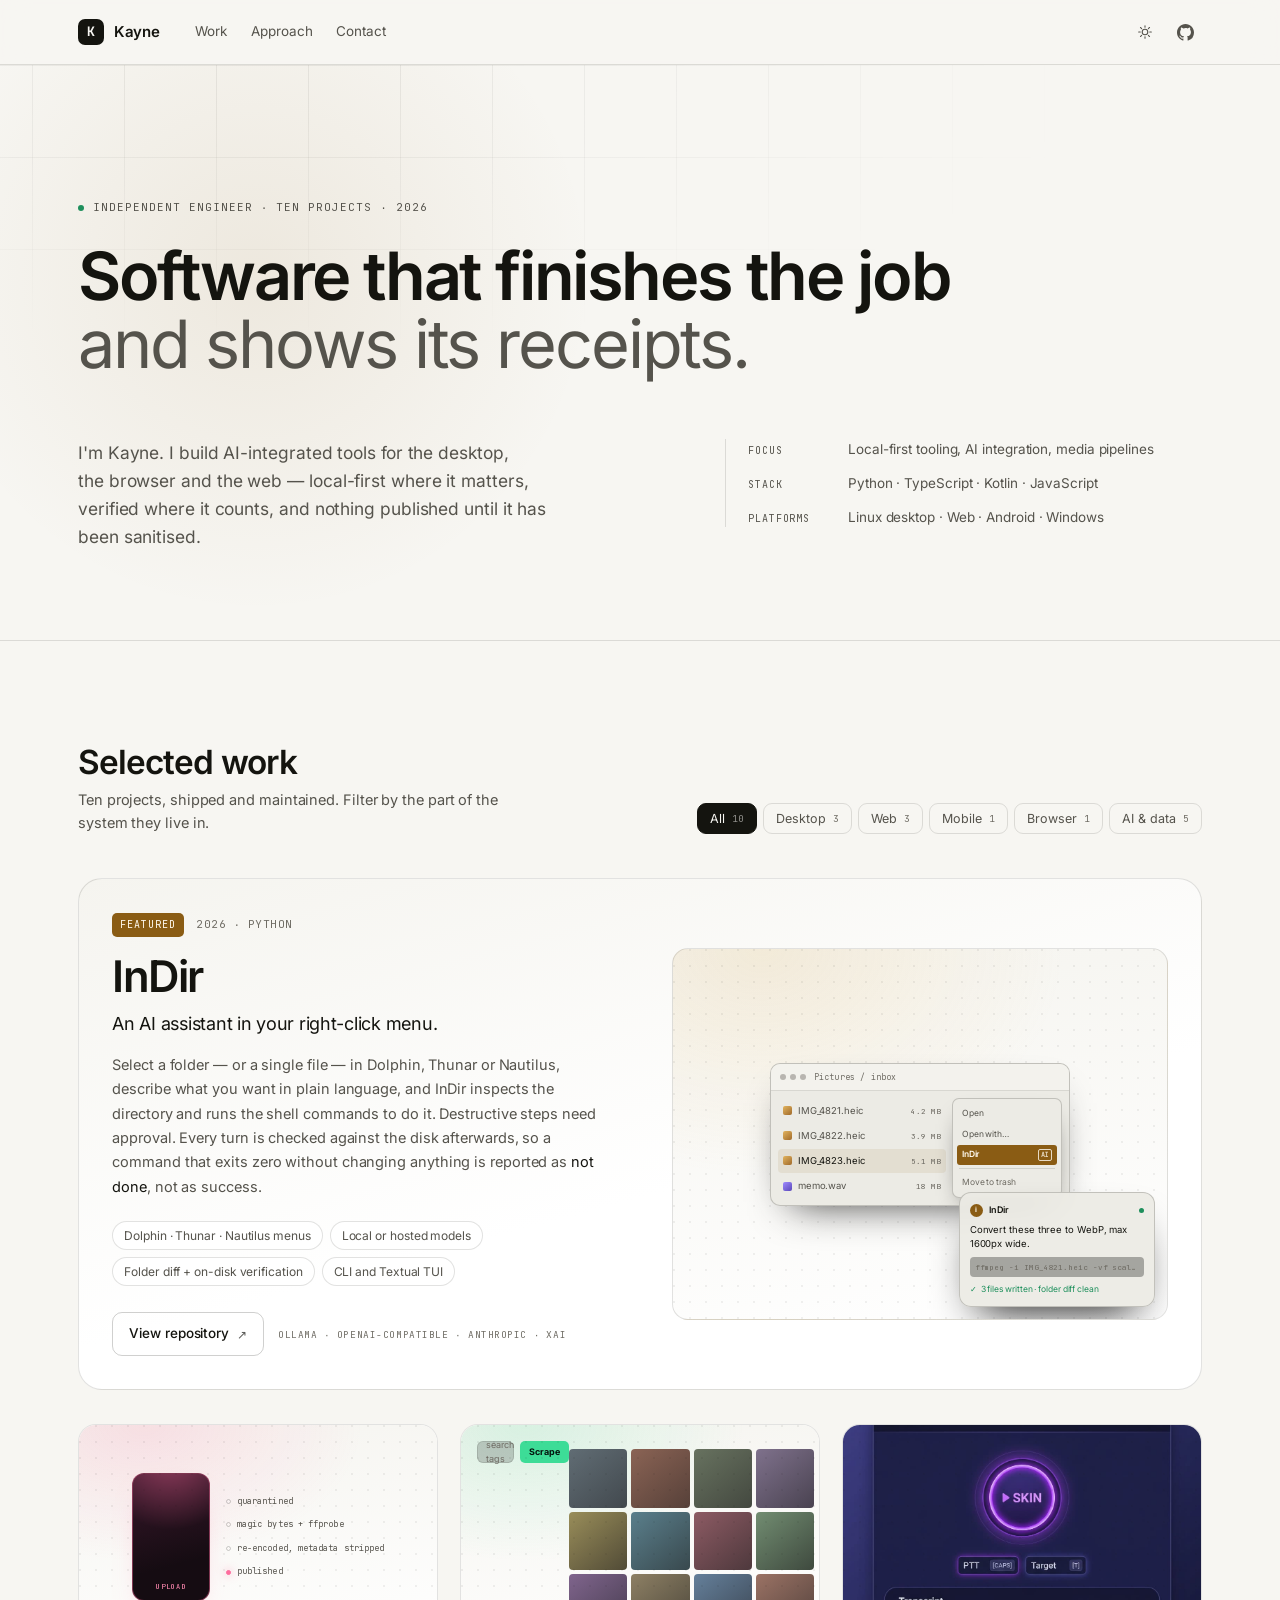
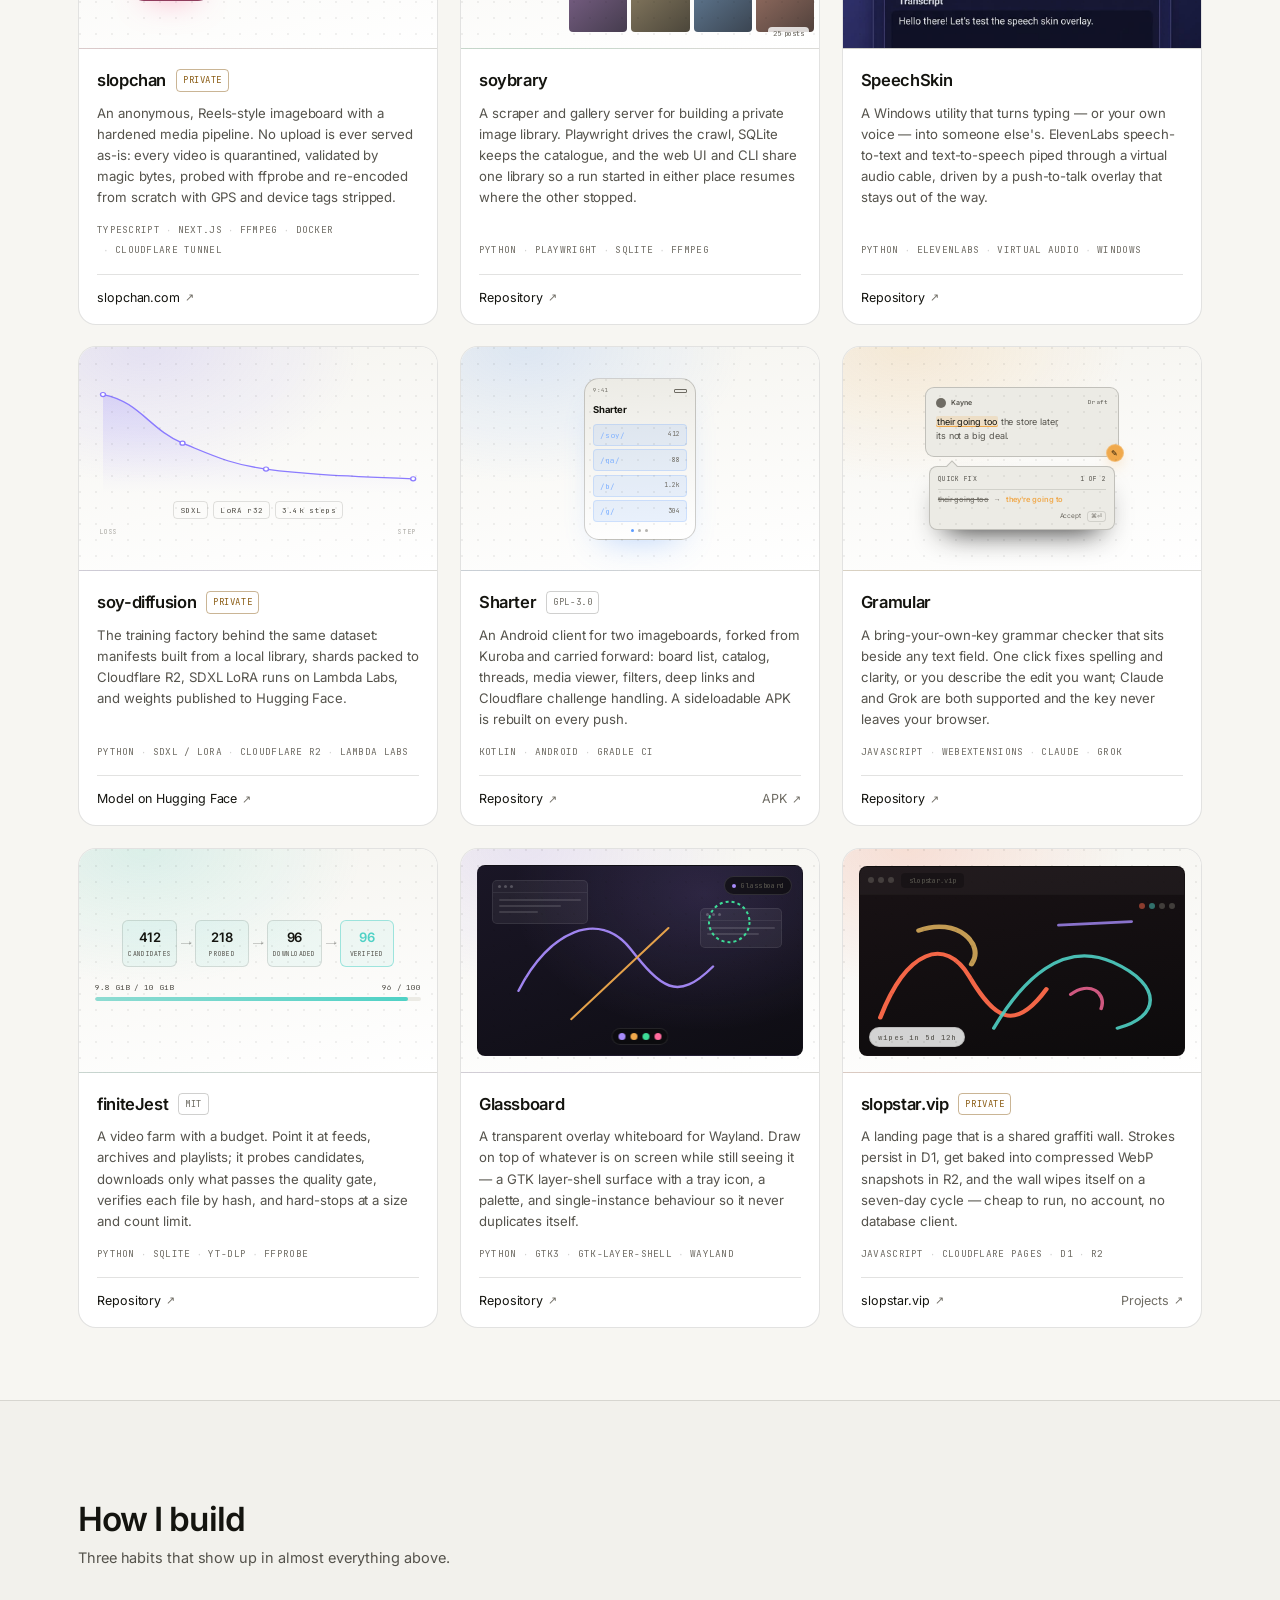
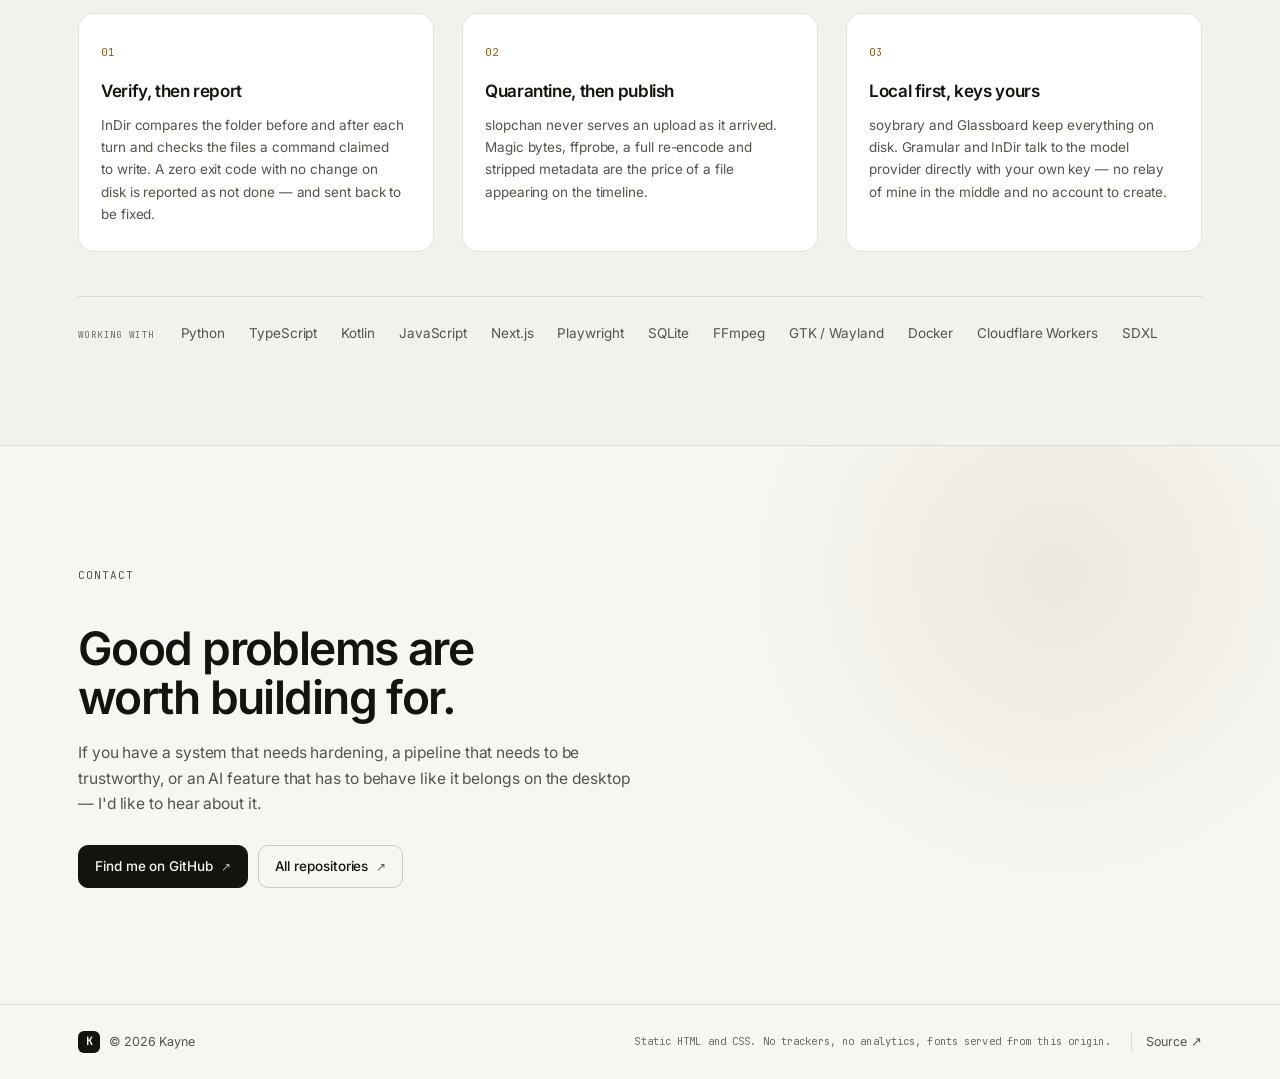
<file: index.html>
<!doctype html>
<html lang="en">
<head>
<meta charset="utf-8">
<meta name="viewport" content="width=device-width, initial-scale=1">
<title>Kayne — software engineer &amp; builder</title>
<meta name="description" content="Kayne builds local-first, AI-integrated software for the desktop, browser and web. Ten projects, from a right-click AI file assistant to a hardened media pipeline.">
<link rel="canonical" href="https://clankerabuse.github.io/">
<meta name="theme-color" content="#0b0b0c">
<meta property="og:type" content="website">
<meta property="og:url" content="https://clankerabuse.github.io/">
<meta property="og:title" content="Kayne — software engineer &amp; builder">
<meta property="og:description" content="Local-first, AI-integrated tools for the desktop, browser and web.">
<meta property="og:image" content="https://clankerabuse.github.io/assets/og.png">
<meta property="og:image:width" content="1200">
<meta property="og:image:height" content="630">
<meta property="og:image:alt" content="Kayne — software that finishes the job, and shows its receipts.">
<meta property="og:site_name" content="Kayne">
<meta name="twitter:card" content="summary_large_image">
<meta name="twitter:title" content="Kayne — software engineer &amp; builder">
<meta name="twitter:description" content="Local-first, AI-integrated tools for the desktop, browser and web.">
<meta name="twitter:image" content="https://clankerabuse.github.io/assets/og.png">
<link rel="icon" href="assets/favicon.svg" type="image/svg+xml">
<meta name="author" content="Kayne">
<link rel="me" href="https://github.com/clankerabuse">
<link rel="preload" href="assets/fonts/inter-var-latin.woff2" as="font" type="font/woff2" crossorigin>
<link rel="preload" href="assets/fonts/mono-400-latin.woff2" as="font" type="font/woff2" crossorigin>
<link rel="stylesheet" href="style.css">
<script type="application/ld+json">
{
  "@context": "https://schema.org",
  "@type": "Person",
  "name": "Kayne",
  "url": "https://clankerabuse.github.io/",
  "jobTitle": "Software engineer",
  "description": "Engineer building local-first, AI-integrated tools for the desktop, browser and web.",
  "sameAs": ["https://github.com/clankerabuse"],
  "knowsAbout": ["Python", "TypeScript", "Kotlin", "JavaScript", "GTK", "Wayland", "FFmpeg", "Cloudflare Workers", "SDXL"]
}
</script>
<script>
document.documentElement.classList.add('js');
try {
  var saved = localStorage.getItem('theme');
  if (saved === 'light' || saved === 'dark') document.documentElement.dataset.theme = saved;
} catch (e) {}
</script>
</head>
<body id="top">
<a class="skip" href="#work">Skip to work</a>

<header class="nav">
  <div class="nav-inner">
    <a class="brand" href="#top" aria-label="Kayne, home">
      <span class="brand-mark">K</span>
      <span class="brand-text">Kayne</span>
    </a>
    <nav class="nav-links" aria-label="Sections">
      <a href="#work">Work</a>
      <a href="#about">Approach</a>
      <a href="#contact">Contact</a>
    </nav>
    <div class="nav-actions">
      <button class="icon-btn" id="theme-toggle" type="button" aria-label="Switch colour theme">
        <svg class="i-sun" viewBox="0 0 24 24" width="16" height="16" aria-hidden="true"><circle cx="12" cy="12" r="4.2"/><path d="M12 2.5v2.4M12 19.1v2.4M2.5 12h2.4M19.1 12h2.4M5.2 5.2l1.7 1.7M17.1 17.1l1.7 1.7M18.8 5.2l-1.7 1.7M6.9 17.1l-1.7 1.7"/></svg>
        <svg class="i-moon" viewBox="0 0 24 24" width="16" height="16" aria-hidden="true"><path d="M20.5 15.2A8.6 8.6 0 0 1 8.8 3.5a8.7 8.7 0 1 0 11.7 11.7Z"/></svg>
      </button>
      <a class="icon-btn" href="https://github.com/clankerabuse" aria-label="GitHub profile">
        <svg viewBox="0 0 16 16" width="17" height="17" aria-hidden="true"><path d="M8 0C3.58 0 0 3.58 0 8c0 3.54 2.29 6.53 5.47 7.59.4.07.55-.17.55-.38 0-.19-.01-.82-.01-1.49-2.01.37-2.53-.49-2.69-.94-.09-.23-.48-.94-.82-1.13-.28-.15-.68-.52-.01-.53.63-.01 1.08.58 1.23.82.72 1.21 1.87.87 2.33.66.07-.52.28-.87.51-1.07-1.78-.2-3.64-.89-3.64-3.95 0-.87.31-1.59.82-2.15-.08-.2-.36-1.02.08-2.12 0 0 .67-.21 2.2.82a7.4 7.4 0 0 1 2-.27c.68 0 1.36.09 2 .27 1.53-1.04 2.2-.82 2.2-.82.44 1.1.16 1.92.08 2.12.51.56.82 1.27.82 2.15 0 3.07-1.87 3.75-3.65 3.95.29.25.54.73.54 1.48 0 1.07-.01 1.93-.01 2.2 0 .21.15.46.55.38A8.01 8.01 0 0 0 16 8c0-4.42-3.58-8-8-8Z"/></svg>
      </a>
    </div>
  </div>
</header>

<main>

<section class="hero">
  <div class="wrap">
    <p class="eyebrow"><span class="pulse" aria-hidden="true"></span>Independent engineer · ten projects · 2026</p>
    <h1>Software that finishes the job<span class="h1-fade">and shows its receipts.</span></h1>
    <div class="hero-grid">
      <p class="hero-lede">I'm Kayne. I build AI-integrated tools for the desktop, the browser and the web — local-first where it matters, verified where it counts, and nothing published until it has been sanitised.</p>
      <dl class="hero-facts">
        <div><dt>Focus</dt><dd>Local-first tooling, AI integration, media pipelines</dd></div>
        <div><dt>Stack</dt><dd>Python · TypeScript · Kotlin · JavaScript</dd></div>
        <div><dt>Platforms</dt><dd>Linux desktop · Web · Android · Windows</dd></div>
      </dl>
    </div>
  </div>
</section>

<section class="work" id="work">
  <div class="wrap">
    <div class="section-head">
      <div>
        <h2 class="section-title">Selected work</h2>
        <p class="section-sub">Ten projects, shipped and maintained. Filter by the part of the system they live in.</p>
      </div>
      <div class="filters" role="group" aria-label="Filter projects by category">
        <button class="filter is-active" type="button" data-filter="all" aria-pressed="true">All <span>10</span></button>
        <button class="filter" type="button" data-filter="desktop" aria-pressed="false">Desktop <span>3</span></button>
        <button class="filter" type="button" data-filter="web" aria-pressed="false">Web <span>3</span></button>
        <button class="filter" type="button" data-filter="mobile" aria-pressed="false">Mobile <span>1</span></button>
        <button class="filter" type="button" data-filter="browser" aria-pressed="false">Browser <span>1</span></button>
        <button class="filter" type="button" data-filter="ai" aria-pressed="false">AI &amp; data <span>5</span></button>
      </div>
      <p class="sr-only" id="filter-status" role="status" aria-live="polite"></p>
    </div>

    <!-- Featured -->
    <article class="feature reveal" data-cat="desktop ai">
      <div class="feature-copy">
        <div class="feature-eyebrow"><span class="tag-featured">Featured</span><span class="mono">2026 · Python</span></div>
        <h3 class="feature-title"><a href="https://github.com/clankerabuse/InDir">InDir</a></h3>
        <p class="feature-lede">An AI assistant in your right-click menu.</p>
        <p class="feature-body">Select a folder — or a single file — in Dolphin, Thunar or Nautilus, describe what you want in plain language, and InDir inspects the directory and runs the shell commands to do it. Destructive steps need approval. Every turn is checked against the disk afterwards, so a command that exits zero without changing anything is reported as <em>not done</em>, not as success.</p>
        <ul class="pill-list">
          <li>Dolphin · Thunar · Nautilus menus</li>
          <li>Local or hosted models</li>
          <li>Folder diff + on-disk verification</li>
          <li>CLI and Textual TUI</li>
        </ul>
        <div class="feature-foot">
          <a class="btn" href="https://github.com/clankerabuse/InDir">View repository <span aria-hidden="true">↗</span></a>
          <span class="mono muted">Ollama · OpenAI-compatible · Anthropic · xAI</span>
        </div>
      </div>
      <div class="feature-figure">
        <div class="figure-stage mock-indir">
          <div class="win">
            <div class="win-bar"><span class="dots"><i></i><i></i><i></i></span><span class="win-path">Pictures / inbox</span></div>
            <div class="win-body">
              <div class="files">
                <div class="file"><span class="ficon img"></span><span class="fname">IMG_4821.heic</span><span class="fsize">4.2 MB</span></div>
                <div class="file"><span class="ficon img"></span><span class="fname">IMG_4822.heic</span><span class="fsize">3.9 MB</span></div>
                <div class="file is-selected"><span class="ficon img"></span><span class="fname">IMG_4823.heic</span><span class="fsize">5.1 MB</span></div>
                <div class="file"><span class="ficon aud"></span><span class="fname">memo.wav</span><span class="fsize">18 MB</span></div>
              </div>
              <div class="ctx">
                <div class="ctx-item">Open</div>
                <div class="ctx-item">Open with…</div>
                <div class="ctx-item ctx-active">InDir<span class="ctx-badge">AI</span></div>
                <div class="ctx-sep"></div>
                <div class="ctx-item dim">Move to trash</div>
              </div>
            </div>
          </div>
          <div class="chat">
            <div class="chat-head"><span class="chat-avatar">i</span>InDir<span class="chat-ok-dot" aria-hidden="true"></span></div>
            <p class="chat-prompt">Convert these three to WebP, max 1600px wide.</p>
            <code class="chat-cmd">ffmpeg -i IMG_4821.heic -vf scale=1600:-2 …</code>
            <div class="chat-result"><span class="tick" aria-hidden="true">✓</span>3 files written · folder diff clean</div>
          </div>
        </div>
      </div>
    </article>

    <!-- Grid -->
    <div class="grid" id="grid">

      <article class="card reveal" data-cat="web">
        <div class="figure-stage mock-slopchan">
          <div class="reel">
            <span class="reel-glow"></span>
            <span class="reel-label">upload</span>
          </div>
          <ol class="chain">
            <li><span class="chain-dot"></span>quarantined</li>
            <li><span class="chain-dot"></span>magic bytes + ffprobe</li>
            <li><span class="chain-dot"></span>re-encoded, metadata stripped</li>
            <li class="chain-live"><span class="chain-dot"></span>published</li>
          </ol>
        </div>
        <div class="card-body">
          <div class="card-head">
            <h3><a href="https://slopchan.com">slopchan</a></h3>
            <span class="chip chip-private">Private</span>
          </div>
          <p class="card-desc">An anonymous, Reels-style imageboard with a hardened media pipeline. No upload is ever served as-is: every video is quarantined, validated by magic bytes, probed with ffprobe and re-encoded from scratch with GPS and device tags stripped.</p>
          <ul class="stack"><li>TypeScript</li><li>Next.js</li><li>FFmpeg</li><li>Docker</li><li>Cloudflare Tunnel</li></ul>
          <div class="card-foot">
            <a class="link" href="https://slopchan.com">slopchan.com <span aria-hidden="true">↗</span></a>
          </div>
        </div>
      </article>

      <article class="card reveal" data-cat="web ai">
        <div class="figure-stage mock-booru">
          <div class="booru-bar">
            <span class="booru-search">search tags</span>
            <span class="booru-btn">Scrape</span>
          </div>
          <div class="booru-grid">
            <span class="tile t1"></span><span class="tile t2"></span><span class="tile t3"></span><span class="tile t4"></span>
            <span class="tile t5"></span><span class="tile t6"></span><span class="tile t7"></span><span class="tile t8"></span>
            <span class="tile t9"></span><span class="tile t10"></span><span class="tile t11"></span><span class="tile t12"></span>
          </div>
          <div class="booru-count">25 posts</div>
        </div>
        <div class="card-body">
          <div class="card-head">
            <h3><a href="https://github.com/clankerabuse/soybrary">soybrary</a></h3>
          </div>
          <p class="card-desc">A scraper and gallery server for building a private image library. Playwright drives the crawl, SQLite keeps the catalogue, and the web UI and CLI share one library so a run started in either place resumes where the other stopped.</p>
          <ul class="stack"><li>Python</li><li>Playwright</li><li>SQLite</li><li>FFmpeg</li></ul>
          <div class="card-foot">
            <a class="link" href="https://github.com/clankerabuse/soybrary">Repository <span aria-hidden="true">↗</span></a>
          </div>
        </div>
      </article>

      <article class="card reveal" data-cat="ai desktop">
        <figure class="figure-stage figure-photo">
          <img src="assets/speechskin-opt.jpg" alt="The SpeechSkin overlay: a SKIN button, push-to-talk and target shortcuts, and a live transcript panel." width="1024" height="1024" loading="lazy" decoding="async">
        </figure>
        <div class="card-body">
          <div class="card-head">
            <h3><a href="https://github.com/clankerabuse/speechskin">SpeechSkin</a></h3>
          </div>
          <p class="card-desc">A Windows utility that turns typing — or your own voice — into someone else's. ElevenLabs speech-to-text and text-to-speech piped through a virtual audio cable, driven by a push-to-talk overlay that stays out of the way.</p>
          <ul class="stack"><li>Python</li><li>ElevenLabs</li><li>Virtual audio</li><li>Windows</li></ul>
          <div class="card-foot">
            <a class="link" href="https://github.com/clankerabuse/speechskin">Repository <span aria-hidden="true">↗</span></a>
          </div>
        </div>
      </article>

      <article class="card reveal" data-cat="ai">
        <div class="figure-stage mock-diffusion">
          <svg viewBox="0 0 320 140" preserveAspectRatio="none" class="curve" aria-hidden="true">
            <defs>
              <linearGradient id="curveFill" x1="0" y1="0" x2="0" y2="1">
                <stop offset="0%" stop-color="currentColor" stop-opacity=".22"/>
                <stop offset="100%" stop-color="currentColor" stop-opacity="0"/>
              </linearGradient>
            </defs>
            <path class="curve-area" d="M4 18 C40 26 52 62 84 78 S132 104 168 110 S236 118 316 122 L316 140 L4 140 Z"/>
            <path class="curve-line" d="M4 18 C40 26 52 62 84 78 S132 104 168 110 S236 118 316 122"/>
            <g class="curve-dots"><circle cx="4" cy="18" r="2.5"/><circle cx="84" cy="78" r="2.5"/><circle cx="168" cy="110" r="2.5"/><circle cx="316" cy="122" r="2.5"/></g>
          </svg>
          <div class="diffusion-chips"><span>SDXL</span><span>LoRA r32</span><span>3.4k steps</span></div>
          <div class="diffusion-axis"><span>loss</span><span>step</span></div>
        </div>
        <div class="card-body">
          <div class="card-head">
            <h3>soy-diffusion</h3>
            <span class="chip chip-private">Private</span>
          </div>
          <p class="card-desc">The training factory behind the same dataset: manifests built from a local library, shards packed to Cloudflare R2, SDXL LoRA runs on Lambda Labs, and weights published to Hugging Face.</p>
          <ul class="stack"><li>Python</li><li>SDXL / LoRA</li><li>Cloudflare R2</li><li>Lambda Labs</li></ul>
          <div class="card-foot">
            <a class="link" href="https://huggingface.co/ChineseWhiteGuy/soy_diffusion">Model on Hugging Face <span aria-hidden="true">↗</span></a>
          </div>
        </div>
      </article>

      <article class="card reveal" data-cat="mobile">
        <div class="figure-stage mock-phone">
          <div class="phone">
            <div class="phone-bar"><span>9:41</span><span class="phone-batt"></span></div>
            <div class="phone-title">Sharter</div>
            <div class="boards">
              <div class="board"><span class="board-name">/soy/</span><span class="board-meta">412</span></div>
              <div class="board"><span class="board-name">/qa/</span><span class="board-meta">88</span></div>
              <div class="board"><span class="board-name">/b/</span><span class="board-meta">1.2k</span></div>
              <div class="board"><span class="board-name">/g/</span><span class="board-meta">304</span></div>
            </div>
            <div class="phone-nav"><i></i><i></i><i></i></div>
          </div>
        </div>
        <div class="card-body">
          <div class="card-head">
            <h3><a href="https://github.com/clankerabuse/Sharter">Sharter</a></h3>
            <span class="chip">GPL-3.0</span>
          </div>
          <p class="card-desc">An Android client for two imageboards, forked from Kuroba and carried forward: board list, catalog, threads, media viewer, filters, deep links and Cloudflare challenge handling. A sideloadable APK is rebuilt on every push.</p>
          <ul class="stack"><li>Kotlin</li><li>Android</li><li>Gradle CI</li></ul>
          <div class="card-foot">
            <a class="link" href="https://github.com/clankerabuse/Sharter">Repository <span aria-hidden="true">↗</span></a>
            <a class="link subtle" href="https://github.com/clankerabuse/Sharter/releases/tag/debug-apk">APK <span aria-hidden="true">↗</span></a>
          </div>
        </div>
      </article>

      <article class="card reveal" data-cat="browser">
        <div class="figure-stage mock-gramular">
          <div class="editor">
            <div class="editor-top"><span class="editor-avatar"></span><span class="editor-name">Kayne</span><span class="editor-hint">Draft</span></div>
            <p class="editor-text"><mark class="err">their going too</mark> the store later,<br>its not a big deal.</p>
            <span class="pencil" aria-hidden="true">✎</span>
          </div>
          <div class="suggest">
            <div class="suggest-head"><span>Quick fix</span><span>1 of 2</span></div>
            <div class="suggest-row"><span class="suggest-old">their going too</span><span class="suggest-arrow" aria-hidden="true">→</span><span class="suggest-new">they're going to</span></div>
            <div class="suggest-actions"><span>Accept</span><span class="suggest-keys">⌘⏎</span></div>
          </div>
        </div>
        <div class="card-body">
          <div class="card-head">
            <h3><a href="https://github.com/clankerabuse/gramular">Gramular</a></h3>
          </div>
          <p class="card-desc">A bring-your-own-key grammar checker that sits beside any text field. One click fixes spelling and clarity, or you describe the edit you want; Claude and Grok are both supported and the key never leaves your browser.</p>
          <ul class="stack"><li>JavaScript</li><li>WebExtensions</li><li>Claude</li><li>Grok</li></ul>
          <div class="card-foot">
            <a class="link" href="https://github.com/clankerabuse/gramular">Repository <span aria-hidden="true">↗</span></a>
          </div>
        </div>
      </article>

      <article class="card reveal" data-cat="ai">
        <div class="figure-stage mock-farm">
          <div class="farm-pipe">
            <div class="farm-node"><b>412</b><span>candidates</span></div>
            <div class="farm-arrow" aria-hidden="true"></div>
            <div class="farm-node"><b>218</b><span>probed</span></div>
            <div class="farm-arrow" aria-hidden="true"></div>
            <div class="farm-node"><b>96</b><span>downloaded</span></div>
            <div class="farm-arrow" aria-hidden="true"></div>
            <div class="farm-node ok"><b>96</b><span>verified</span></div>
          </div>
          <div class="farm-budget">
            <div class="farm-budget-top"><span>9.8 GiB / 10 GiB</span><span>96 / 100</span></div>
            <div class="farm-bar"><i></i></div>
          </div>
        </div>
        <div class="card-body">
          <div class="card-head">
            <h3><a href="https://github.com/clankerabuse/finiteJest">finiteJest</a></h3>
            <span class="chip">MIT</span>
          </div>
          <p class="card-desc">A video farm with a budget. Point it at feeds, archives and playlists; it probes candidates, downloads only what passes the quality gate, verifies each file by hash, and hard-stops at a size and count limit.</p>
          <ul class="stack"><li>Python</li><li>SQLite</li><li>yt-dlp</li><li>ffprobe</li></ul>
          <div class="card-foot">
            <a class="link" href="https://github.com/clankerabuse/finiteJest">Repository <span aria-hidden="true">↗</span></a>
          </div>
        </div>
      </article>

      <article class="card reveal" data-cat="desktop">
        <div class="figure-stage mock-board">
          <div class="desk">
            <div class="desk-window">
              <div class="desk-bar"><i></i><i></i><i></i></div>
              <div class="desk-lines"><span></span><span></span><span></span></div>
            </div>
            <div class="desk-window second">
              <div class="desk-bar"><i></i><i></i><i></i></div>
              <div class="desk-lines"><span></span><span></span></div>
            </div>
            <svg class="scribble" viewBox="0 0 320 180" aria-hidden="true">
              <path d="M40 120 C70 60 120 40 150 78 S196 132 232 96" />
              <path d="M92 148 L188 58" />
              <circle cx="248" cy="52" r="20" />
            </svg>
            <span class="tray-chip"><i></i>Glassboard</span>
            <div class="pen-bar"><i class="p1"></i><i class="p2"></i><i class="p3"></i><i class="p4"></i></div>
          </div>
        </div>
        <div class="card-body">
          <div class="card-head">
            <h3><a href="https://github.com/clankerabuse/glassboard">Glassboard</a></h3>
          </div>
          <p class="card-desc">A transparent overlay whiteboard for Wayland. Draw on top of whatever is on screen while still seeing it — a GTK layer-shell surface with a tray icon, a palette, and single-instance behaviour so it never duplicates itself.</p>
          <ul class="stack"><li>Python</li><li>GTK3</li><li>gtk-layer-shell</li><li>Wayland</li></ul>
          <div class="card-foot">
            <a class="link" href="https://github.com/clankerabuse/glassboard">Repository <span aria-hidden="true">↗</span></a>
          </div>
        </div>
      </article>

      <article class="card reveal" data-cat="web">
        <div class="figure-stage mock-wall">
          <div class="browser">
            <div class="browser-bar">
              <span class="dots"><i></i><i></i><i></i></span>
              <span class="browser-url">slopstar.vip</span>
            </div>
            <div class="browser-wall">
              <svg class="wall-art" viewBox="0 0 320 180" preserveAspectRatio="none" aria-hidden="true">
                <path class="s1" d="M20 138 C46 62 84 46 108 92 S152 156 184 106" />
                <path class="s2" d="M132 150 C160 96 200 50 250 76 S296 138 254 150" />
                <path class="s3" d="M58 40 C96 24 124 56 110 78" />
                <path class="s4" d="M196 34 L268 30" />
                <path class="s5" d="M208 112 C226 96 244 110 238 128" />
              </svg>
              <span class="wall-chip">wipes in 5d 12h</span>
              <div class="wall-dots"><i></i><i></i><i></i><i></i></div>
            </div>
          </div>
        </div>
        <div class="card-body">
          <div class="card-head">
            <h3><a href="https://slopstar.vip">slopstar.vip</a></h3>
            <span class="chip chip-private">Private</span>
          </div>
          <p class="card-desc">A landing page that is a shared graffiti wall. Strokes persist in D1, get baked into compressed WebP snapshots in R2, and the wall wipes itself on a seven-day cycle — cheap to run, no account, no database client.</p>
          <ul class="stack"><li>JavaScript</li><li>Cloudflare Pages</li><li>D1</li><li>R2</li></ul>
          <div class="card-foot">
            <a class="link" href="https://slopstar.vip">slopstar.vip <span aria-hidden="true">↗</span></a>
            <a class="link subtle" href="https://slopstar.vip/projects.html">Projects <span aria-hidden="true">↗</span></a>
          </div>
        </div>
      </article>

    </div>
  </div>
</section>

<section class="approach" id="about">
  <div class="wrap">
    <div class="section-head">
      <div>
        <h2 class="section-title">How I build</h2>
        <p class="section-sub">Three habits that show up in almost everything above.</p>
      </div>
    </div>
    <div class="principles">
      <div class="principle reveal">
        <span class="principle-num mono">01</span>
        <h3>Verify, then report</h3>
        <p>InDir compares the folder before and after each turn and checks the files a command claimed to write. A zero exit code with no change on disk is reported as not done — and sent back to be fixed.</p>
      </div>
      <div class="principle reveal">
        <span class="principle-num mono">02</span>
        <h3>Quarantine, then publish</h3>
        <p>slopchan never serves an upload as it arrived. Magic bytes, ffprobe, a full re-encode and stripped metadata are the price of a file appearing on the timeline.</p>
      </div>
      <div class="principle reveal">
        <span class="principle-num mono">03</span>
        <h3>Local first, keys yours</h3>
        <p>soybrary and Glassboard keep everything on disk. Gramular and InDir talk to the model provider directly with your own key — no relay of mine in the middle and no account to create.</p>
      </div>
    </div>
    <div class="stack-strip reveal">
      <span class="stack-label mono">Working with</span>
      <ul>
        <li>Python</li><li>TypeScript</li><li>Kotlin</li><li>JavaScript</li><li>Next.js</li><li>Playwright</li><li>SQLite</li><li>FFmpeg</li><li>GTK / Wayland</li><li>Docker</li><li>Cloudflare Workers</li><li>SDXL</li>
      </ul>
    </div>
  </div>
</section>

<section class="contact" id="contact">
  <div class="wrap">
    <div class="contact-inner reveal">
      <p class="eyebrow mono">Contact</p>
      <h2>Good problems are worth building for.</h2>
      <p class="contact-lede">If you have a system that needs hardening, a pipeline that needs to be trustworthy, or an AI feature that has to behave like it belongs on the desktop — I'd like to hear about it.</p>
      <div class="contact-actions">
        <a class="btn btn-solid" href="https://github.com/clankerabuse">Find me on GitHub <span aria-hidden="true">↗</span></a>
        <a class="btn" href="https://github.com/clankerabuse?tab=repositories">All repositories <span aria-hidden="true">↗</span></a>
      </div>
    </div>
  </div>
</section>

</main>

<footer class="footer">
  <div class="wrap footer-inner">
    <div class="footer-left">
      <span class="brand-mark small">K</span>
      <span>© <span id="year">2026</span> Kayne</span>
    </div>
    <p class="footer-note">Static HTML and CSS. No trackers, no analytics, fonts served from this origin.</p>
    <a class="footer-link" href="https://github.com/clankerabuse/clankerabuse.github.io">Source <span aria-hidden="true">↗</span></a>
  </div>
</footer>

<script src="script.js" defer></script>
</body>
</html>
</file>
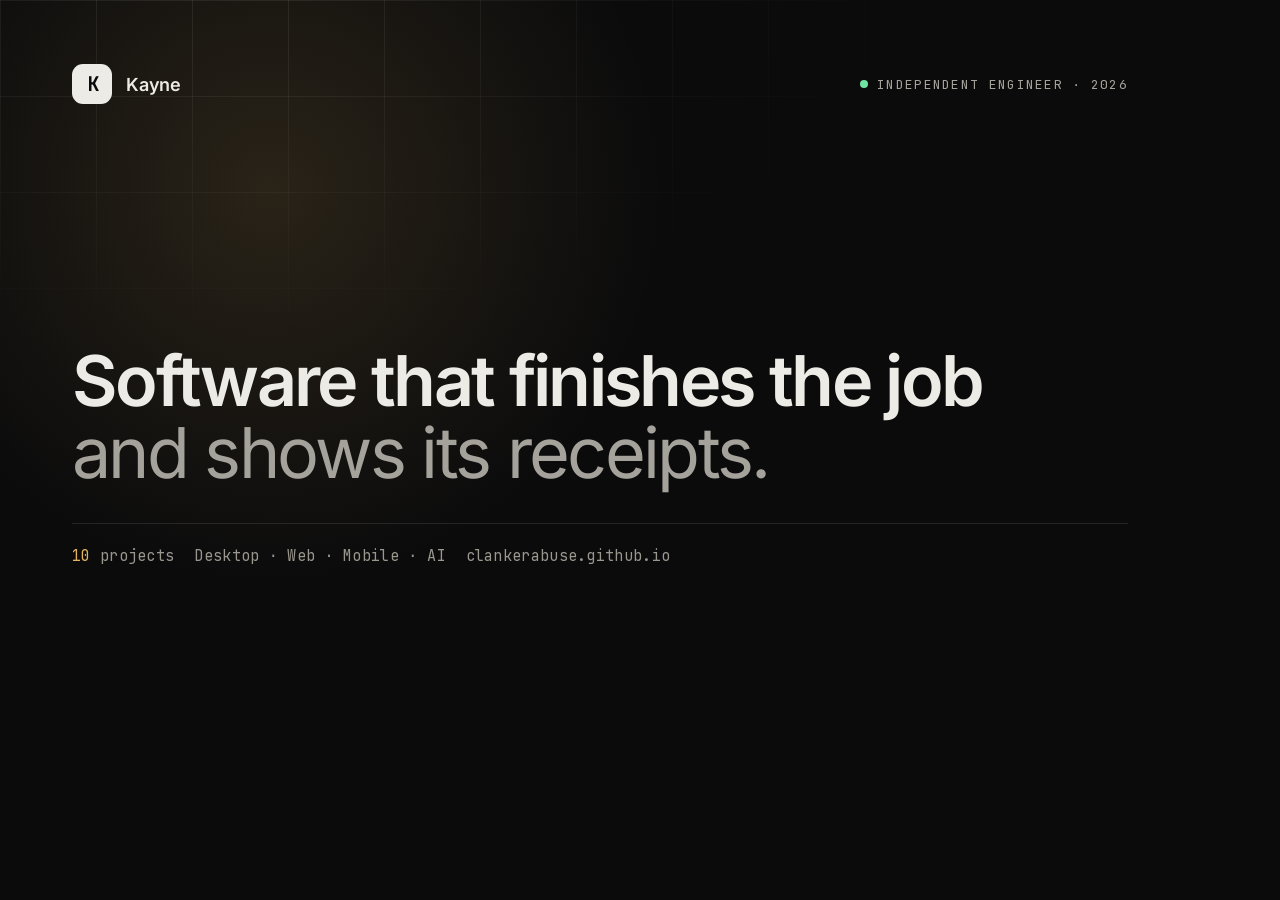
<file: tools/og-card.html>
<!doctype html>
<html lang="en">
<head>
<meta charset="utf-8">
<title>OG card</title>
<style>
  @font-face { font-family: 'Inter'; font-weight: 100 900; src: url('../assets/fonts/inter-var-latin.woff2') format('woff2'); }
  @font-face { font-family: 'JetBrains Mono'; font-weight: 400; src: url('../assets/fonts/mono-400-latin.woff2') format('woff2'); }
  * { margin: 0; box-sizing: border-box; }
  body {
    width: 1200px; height: 630px; overflow: hidden;
    background: #0b0b0c; color: #edebe6;
    font-family: 'Inter', sans-serif;
    position: relative; padding: 64px 72px;
    display: flex; flex-direction: column;
  }
  .grid {
    position: absolute; inset: 0;
    background-image:
      linear-gradient(to right, rgba(255,255,255,.075) 1px, transparent 1px),
      linear-gradient(to bottom, rgba(255,255,255,.075) 1px, transparent 1px);
    background-size: 96px 96px;
    mask-image: radial-gradient(ellipse 85% 80% at 18% 0%, #000 8%, transparent 70%);
  }
  .glow {
    position: absolute; top: -260px; left: -180px; width: 900px; height: 900px;
    background: radial-gradient(circle, rgba(226,180,95,.14), transparent 62%);
  }
  .top { display: flex; align-items: center; gap: 14px; position: relative; }
  .mark {
    width: 40px; height: 40px; border-radius: 11px; background: #edebe6; color: #0b0b0c;
    display: grid; place-items: center; font-family: 'JetBrains Mono', monospace; font-size: 19px; font-weight: 700;
  }
  .who { font-size: 18px; font-weight: 600; letter-spacing: -0.01em; }
  .eyebrow {
    margin-left: auto; font-family: 'JetBrains Mono', monospace; font-size: 13px;
    letter-spacing: .1em; text-transform: uppercase; color: #a5a29b;
    display: flex; align-items: center; gap: 9px;
  }
  .dot { width: 8px; height: 8px; border-radius: 50%; background: #6fe3a1; }
  h1 {
    position: relative; margin-top: auto;
    font-size: 70px; line-height: 1.03; letter-spacing: -0.038em; white-space: nowrap; font-weight: 600;
  }
  h1 span { display: block; color: #a5a29b; font-weight: 400; }
  .foot {
    position: relative; margin-top: 34px; display: flex; align-items: center; gap: 20px;
    font-family: 'JetBrains Mono', monospace; font-size: 15px; color: #9a978f;
    letter-spacing: .02em; padding-top: 22px; border-top: 1px solid rgba(255,255,255,.1);
  }
  .foot b { color: #e2b45f; font-weight: 400; }
</style>
</head>
<body>
  <div class="grid"></div><div class="glow"></div>
  <div class="top">
    <div class="mark">K</div>
    <div class="who">Kayne</div>
    <div class="eyebrow"><span class="dot"></span>Independent engineer · 2026</div>
  </div>
  <h1>Software that finishes the job<span>and shows its receipts.</span></h1>
  <div class="foot"><span><b>10</b> projects</span><span>Desktop · Web · Mobile · AI</span><span>clankerabuse.github.io</span></div>
</body>
</html>
</file>
<file: style.css>
/* ==========================================================================
   Kayne — portfolio
   Static HTML/CSS. Self-hosted fonts, no third-party requests, no trackers.
   ========================================================================== */

@font-face {
  font-family: 'Inter';
  font-style: normal;
  font-weight: 100 900;
  font-display: swap;
  src: url('assets/fonts/inter-var-latin.woff2') format('woff2');
}

@font-face {
  font-family: 'JetBrains Mono';
  font-style: normal;
  font-weight: 400;
  font-display: swap;
  src: url('assets/fonts/mono-400-latin.woff2') format('woff2');
}

:root {
  color-scheme: dark;

  --bg: #0b0b0c;
  --bg-soft: #0f0f11;
  --surface: #121214;
  --surface-2: #17171a;
  --surface-3: #1d1d21;

  --text: #edebe6;
  --text-2: #a5a29b;
  --text-3: #85827b;

  --line: rgba(255, 255, 255, 0.085);
  --line-strong: rgba(255, 255, 255, 0.17);

  --accent: #e2b45f;
  --accent-soft: rgba(226, 180, 95, 0.12);
  --accent-ink: #14100a;
  --ok: #6fe3a1;

  --shadow: 0 24px 60px -32px rgba(0, 0, 0, 0.9);

  --font: 'Inter', -apple-system, BlinkMacSystemFont, 'Segoe UI', Roboto, Helvetica, Arial, sans-serif;
  --mono: 'JetBrains Mono', ui-monospace, SFMono-Regular, Menlo, Consolas, monospace;

  --radius: 18px;
  --wrap: 1180px;
}

@media (prefers-color-scheme: light) {
  :root {
    color-scheme: light;
    --bg: #f7f6f2;
    --bg-soft: #f2f1ec;
    --surface: #ffffff;
    --surface-2: #f5f4ef;
    --surface-3: #ecebe5;
    --text: #14140f;
    --text-2: #55534c;
    --text-3: #6f6c64;
    --line: rgba(20, 20, 15, 0.12);
    --line-strong: rgba(20, 20, 15, 0.2);
    --accent: #8a5c14;
    --accent-soft: rgba(138, 92, 20, 0.09);
    --accent-ink: #fffaf0;
    --ok: #1e8f5c;
    --shadow: 0 22px 50px -34px rgba(20, 20, 15, 0.45);
  }
}

:root[data-theme='dark'] {
  color-scheme: dark;
  --bg: #0b0b0c;
  --bg-soft: #0f0f11;
  --surface: #121214;
  --surface-2: #17171a;
  --surface-3: #1d1d21;
  --text: #edebe6;
  --text-2: #a5a29b;
  --text-3: #85827b;
  --line: rgba(255, 255, 255, 0.085);
  --line-strong: rgba(255, 255, 255, 0.17);
  --accent: #e2b45f;
  --accent-soft: rgba(226, 180, 95, 0.12);
  --accent-ink: #14100a;
  --ok: #6fe3a1;
  --shadow: 0 24px 60px -32px rgba(0, 0, 0, 0.9);
}

:root[data-theme='light'] {
  color-scheme: light;
  --bg: #f7f6f2;
  --bg-soft: #f2f1ec;
  --surface: #ffffff;
  --surface-2: #f5f4ef;
  --surface-3: #ecebe5;
  --text: #14140f;
  --text-2: #55534c;
  --text-3: #6f6c64;
  --line: rgba(20, 20, 15, 0.12);
  --line-strong: rgba(20, 20, 15, 0.2);
  --accent: #8a5c14;
  --accent-soft: rgba(138, 92, 20, 0.09);
  --accent-ink: #fffaf0;
  --ok: #1e8f5c;
  --shadow: 0 22px 50px -34px rgba(20, 20, 15, 0.45);
}

*, *::before, *::after { box-sizing: border-box; }

html { -webkit-text-size-adjust: 100%; scroll-behavior: smooth; }

body {
  margin: 0;
  background: var(--bg);
  color: var(--text);
  font-family: var(--font);
  font-size: 16px;
  line-height: 1.6;
  font-weight: 400;
  letter-spacing: -0.005em;
  -webkit-font-smoothing: antialiased;
  text-rendering: optimizeLegibility;
}

img, svg { display: block; max-width: 100%; }
p { text-wrap: pretty; }
h1, h2, h3 { text-wrap: balance; }
a { color: inherit; text-decoration: none; }
h1, h2, h3, h4, p, ul, ol, dl, dd, figure { margin: 0; }
ul, ol { padding: 0; list-style: none; }
em { font-style: normal; color: var(--text); }

::selection { background: var(--accent); color: var(--accent-ink); }

.wrap { width: 100%; max-width: var(--wrap); margin: 0 auto; padding: 0 28px; }

.sr-only {
  position: absolute; width: 1px; height: 1px;
  padding: 0; margin: -1px; overflow: hidden;
  clip: rect(0 0 0 0); white-space: nowrap; border: 0;
}

.mono { font-family: var(--mono); font-size: 11px; letter-spacing: 0.04em; text-transform: uppercase; }
.muted { color: var(--text-3); }

.skip {
  position: absolute; left: 16px; top: -60px;
  background: var(--accent); color: var(--accent-ink);
  padding: 8px 14px; border-radius: 8px; font-size: 13px; z-index: 100;
  transition: top 0.2s ease;
}
.skip:focus { top: 12px; }

:focus-visible {
  outline: 2px solid var(--accent);
  outline-offset: 3px;
  border-radius: 4px;
}

/* ---------- nav ---------- */

.nav {
  position: sticky; top: 0; z-index: 50;
  background: color-mix(in srgb, var(--bg) 82%, transparent);
  backdrop-filter: blur(14px) saturate(140%);
  border-bottom: 1px solid var(--line);
}
.nav-inner {
  max-width: var(--wrap); margin: 0 auto; padding: 0 28px;
  height: 64px; display: flex; align-items: center; gap: 28px;
}
.brand { display: inline-flex; align-items: center; gap: 10px; font-weight: 600; letter-spacing: -0.02em; }
.brand-mark {
  display: grid; place-items: center;
  width: 26px; height: 26px; border-radius: 7px;
  background: var(--text); color: var(--bg);
  font-family: var(--mono); font-size: 13px; font-weight: 700;
}
.brand-mark.small { width: 22px; height: 22px; font-size: 11px; border-radius: 6px; }
.brand-text { font-size: 15px; }

.nav-links { display: flex; gap: 24px; margin-left: 8px; }
.nav-links a {
  font-size: 13.5px; color: var(--text-2); transition: color 0.18s ease;
}
.nav-links a:hover { color: var(--text); }

.nav-actions { margin-left: auto; display: flex; align-items: center; gap: 6px; }
.icon-btn {
  display: grid; place-items: center;
  width: 34px; height: 34px; border-radius: 9px;
  border: 1px solid transparent; background: transparent;
  color: var(--text-2); cursor: pointer;
  transition: background 0.18s ease, color 0.18s ease, border-color 0.18s ease;
}
.icon-btn:hover { background: var(--surface-2); color: var(--text); border-color: var(--line); }
.icon-btn svg { fill: none; stroke: currentColor; stroke-width: 1.6; stroke-linecap: round; }
.icon-btn svg[viewBox='0 0 16 16'] { fill: currentColor; stroke: none; }

.i-sun { display: none; }
:root[data-theme='light'] .i-sun { display: block; }
:root[data-theme='light'] .i-moon { display: none; }
@media (prefers-color-scheme: light) {
  :root:not([data-theme]) .i-sun { display: block; }
  :root:not([data-theme]) .i-moon { display: none; }
}
:root[data-theme='dark'] .i-sun { display: none; }
:root[data-theme='dark'] .i-moon { display: block; }

/* ---------- hero ---------- */

.hero {
  position: relative;
  padding: clamp(64px, 10vw, 132px) 0 clamp(56px, 7vw, 92px);
  overflow: hidden;
  border-bottom: 1px solid var(--line);
}
.hero::before {
  content: '';
  position: absolute; inset: 0;
  background-image:
    linear-gradient(to right, var(--line) 1px, transparent 1px),
    linear-gradient(to bottom, var(--line) 1px, transparent 1px);
  background-size: 92px 92px;
  background-position: calc(50% - 562px) 0;
  mask-image: radial-gradient(ellipse 90% 70% at 22% 0%, #000 10%, transparent 72%);
  opacity: 0.55;
  pointer-events: none;
}
.hero::after {
  content: '';
  position: absolute; top: -30%; left: -10%;
  width: 60vw; height: 60vw; max-width: 820px; max-height: 820px;
  background: radial-gradient(circle, var(--accent-soft) 0%, transparent 62%);
  pointer-events: none;
}
.hero .wrap { position: relative; z-index: 1; }

.eyebrow {
  display: inline-flex; align-items: center; gap: 9px;
  font-family: var(--mono); font-size: 11px; letter-spacing: 0.09em;
  text-transform: uppercase; color: var(--text-2);
  margin-bottom: 26px;
}
.pulse {
  width: 6px; height: 6px; border-radius: 50%;
  background: var(--ok);
  box-shadow: 0 0 0 0 color-mix(in srgb, var(--ok) 70%, transparent);
  animation: pulse 3.2s ease-out infinite;
}
@keyframes pulse {
  0% { box-shadow: 0 0 0 0 color-mix(in srgb, var(--ok) 55%, transparent); }
  70% { box-shadow: 0 0 0 7px transparent; }
  100% { box-shadow: 0 0 0 0 transparent; }
}

.hero h1 {
  font-size: clamp(2.4rem, 5.2vw, 4.55rem);
  line-height: 1.02;
  letter-spacing: -0.036em;
  font-weight: 600;
  max-width: 30ch;
}
.h1-fade {
  display: block;
  color: var(--text-2);
  font-weight: 400;
  letter-spacing: -0.032em;
}

.hero-grid {
  display: grid;
  grid-template-columns: minmax(0, 1.1fr) minmax(0, 0.9fr);
  gap: clamp(28px, 5vw, 72px);
  margin-top: clamp(36px, 5vw, 60px);
  align-items: start;
}
.hero-lede {
  font-size: clamp(1.02rem, 1.35vw, 1.16rem);
  line-height: 1.62;
  color: var(--text-2);
  max-width: 47ch;
}
.hero-facts { display: grid; gap: 14px; border-left: 1px solid var(--line); padding-left: 22px; }
.hero-facts > div { display: grid; grid-template-columns: 84px 1fr; gap: 16px; align-items: baseline; }
.hero-facts dt {
  font-family: var(--mono); font-size: 10px; letter-spacing: 0.09em;
  text-transform: uppercase; color: var(--text-2);
}
.hero-facts dd { font-size: 13.5px; color: var(--text-2); line-height: 1.5; }

/* ---------- sections ---------- */

.work { padding: clamp(56px, 8vw, 104px) 0 clamp(40px, 6vw, 72px); }

.section-head {
  display: flex; align-items: flex-end; justify-content: space-between;
  gap: 28px; flex-wrap: wrap;
  margin-bottom: clamp(28px, 4vw, 44px);
}
.section-title {
  font-size: clamp(1.55rem, 2.6vw, 2.15rem);
  letter-spacing: -0.028em; font-weight: 600; line-height: 1.1;
}
.section-sub { color: var(--text-2); font-size: 14.5px; margin-top: 8px; max-width: 52ch; }

.filters { display: flex; gap: 6px; flex-wrap: wrap; }
.filter {
  display: inline-flex; align-items: center; gap: 7px;
  padding: 7px 12px; border-radius: 9px;
  border: 1px solid var(--line); background: transparent;
  color: var(--text-2); font-family: var(--font); font-size: 12.5px;
  cursor: pointer; transition: all 0.18s ease;
}
.filter span {
  font-family: var(--mono); font-size: 9.5px; color: var(--text-3);
  transition: color 0.18s ease;
}
.filter:hover { border-color: var(--line-strong); color: var(--text); }
.filter.is-active {
  background: var(--text); border-color: var(--text); color: var(--bg);
}
.filter.is-active span { color: color-mix(in srgb, var(--bg) 55%, var(--text)); }

/* ---------- featured ---------- */

.feature {
  display: grid;
  grid-template-columns: minmax(0, 1.02fr) minmax(0, 0.98fr);
  gap: clamp(24px, 3.4vw, 48px);
  padding: clamp(22px, 2.6vw, 40px);
  background: linear-gradient(165deg, var(--surface-2) 0%, var(--surface) 58%);
  border: 1px solid var(--line);
  border-radius: 24px;
  margin-bottom: clamp(22px, 3vw, 34px);
  overflow: hidden;
}
.feature-copy { display: flex; flex-direction: column; align-items: flex-start; }
.feature-eyebrow { display: flex; align-items: center; gap: 12px; margin-bottom: 18px; }
.tag-featured {
  font-family: var(--mono); font-size: 10px; letter-spacing: 0.1em; text-transform: uppercase;
  background: var(--accent); color: var(--accent-ink);
  padding: 4px 8px; border-radius: 5px; font-weight: 500;
}
.feature-eyebrow .mono { color: var(--text-3); }
.feature-title { font-size: clamp(2rem, 3.4vw, 2.9rem); letter-spacing: -0.035em; line-height: 1; font-weight: 600; }
.feature-title a { transition: color 0.18s ease; }
.feature-title a:hover { color: var(--accent); }
.feature-lede { margin-top: 12px; font-size: clamp(1.02rem, 1.4vw, 1.2rem); color: var(--text); letter-spacing: -0.015em; }
.feature-body { margin-top: 14px; color: var(--text-2); font-size: 14.5px; line-height: 1.68; max-width: 54ch; }
.feature-body em { color: var(--text); }

.pill-list { display: flex; flex-wrap: wrap; gap: 7px; margin-top: 22px; }
.pill-list li {
  font-size: 12px; color: var(--text-2);
  border: 1px solid var(--line); border-radius: 100px;
  padding: 4px 11px; background: var(--surface);
}
.feature-foot {
  display: flex; align-items: center; gap: 14px; flex-wrap: wrap;
  margin-top: auto; padding-top: 26px;
}
.feature-foot .mono { font-size: 9.5px; letter-spacing: 0.06em; }

.btn {
  display: inline-flex; align-items: center; gap: 8px;
  padding: 10px 16px; border-radius: 10px;
  border: 1px solid var(--line-strong);
  font-size: 13.5px; font-weight: 500;
  color: var(--text); background: transparent;
  transition: background 0.18s ease, border-color 0.18s ease, transform 0.18s ease;
}
.btn:hover { background: var(--surface-3); border-color: var(--text-3); transform: translateY(-1px); }
.btn-solid { background: var(--text); color: var(--bg); border-color: var(--text); }
.btn-solid:hover { background: var(--accent); border-color: var(--accent); color: var(--accent-ink); }
.btn span[aria-hidden] { font-size: 12px; opacity: 0.7; }

.feature-figure { position: relative; display: flex; align-items: center; }
.feature-figure .figure-stage {
  width: 100%; aspect-ratio: 4 / 3; border-radius: 16px;
  border: 1px solid var(--line);
}

/* ---------- grid & cards ---------- */

.grid {
  display: grid;
  grid-template-columns: repeat(3, minmax(0, 1fr));
  gap: clamp(14px, 1.7vw, 22px);
}

.card {
  display: flex; flex-direction: column;
  background: var(--surface);
  border: 1px solid var(--line);
  border-radius: var(--radius);
  overflow: hidden;
  transition: transform 0.28s cubic-bezier(0.2, 0.7, 0.2, 1), border-color 0.28s ease, box-shadow 0.28s ease;
}
.card:hover {
  transform: translateY(-3px);
  border-color: var(--line-strong);
  box-shadow: var(--shadow);
}
.card.is-hidden { display: none; }

.figure-stage {
  position: relative;
  aspect-ratio: 16 / 10;
  border-bottom: 1px solid var(--line);
  background:
    radial-gradient(ellipse 90% 90% at 18% 0%, color-mix(in srgb, var(--p, #8a8a8a) 16%, transparent) 0%, transparent 68%),
    linear-gradient(170deg, var(--surface-2) 0%, var(--surface) 100%);
  overflow: hidden;
  display: flex; align-items: center; justify-content: center;
  padding: 18px;
}
.figure-stage::after {
  content: '';
  position: absolute; inset: 0;
  background-image: radial-gradient(circle at 1px 1px, var(--line) 1px, transparent 0);
  background-size: 16px 16px;
  opacity: 0.5;
  pointer-events: none;
}

.figure-photo { padding: 0; }
.figure-photo img { width: 100%; height: 100%; object-fit: cover; object-position: center 40%; }

.card-body { display: flex; flex-direction: column; flex: 1; padding: 18px 18px 16px; }
.card-head { display: flex; align-items: center; gap: 10px; }
.card-head h3 { font-size: 16.5px; letter-spacing: -0.022em; font-weight: 600; }
.card-head h3 a { transition: color 0.18s ease; }
.card-head h3 a:hover { color: var(--accent); }

.chip {
  font-family: var(--mono); font-size: 9px; letter-spacing: 0.06em; text-transform: uppercase;
  padding: 3px 6px; border-radius: 4px;
  border: 1px solid var(--line-strong); color: var(--text-3);
  white-space: nowrap;
}
.chip-private { border-color: color-mix(in srgb, var(--accent) 45%, transparent); color: var(--accent); }

.card-desc {
  margin-top: 9px; font-size: 13.2px; line-height: 1.6; color: var(--text-2);
  flex: 1;
}
.stack { display: flex; flex-wrap: wrap; gap: 5px 0; margin-top: 14px; }
.stack li {
  font-family: var(--mono); font-size: 9.5px; letter-spacing: 0.03em; color: var(--text-3);
  text-transform: uppercase;
}
.stack li + li::before { content: '·'; padding: 0 6px; color: var(--line-strong); }

.card-foot { display: flex; align-items: center; gap: 14px; margin-top: 16px; padding-top: 13px; border-top: 1px solid var(--line); }
.link { font-size: 12.5px; color: var(--text); display: inline-flex; align-items: center; gap: 5px; }
.link span[aria-hidden] { color: var(--text-3); font-size: 11px; transition: transform 0.18s ease, color 0.18s ease; }
.link:hover span[aria-hidden] { color: var(--accent); transform: translate(1px, -1px); }
.link.subtle { color: var(--text-3); margin-left: auto; }

/* ---------- mock: InDir ---------- */

.mock-indir { --p: #e2b45f; padding: 20px; }
.win {
  width: 100%; max-width: 300px;
  background: var(--surface-3);
  border: 1px solid var(--line-strong);
  border-radius: 10px; overflow: hidden;
  box-shadow: 0 18px 40px -22px rgba(0, 0, 0, 0.85);
  position: relative; z-index: 1;
}
.win-bar {
  display: flex; align-items: center; gap: 8px;
  padding: 7px 9px; border-bottom: 1px solid var(--line);
  background: color-mix(in srgb, var(--surface-2) 80%, transparent);
}
.dots { display: flex; gap: 4px; }
.dots i { width: 6px; height: 6px; border-radius: 50%; background: var(--text-3); opacity: 0.45; }
.win-path { font-family: var(--mono); font-size: 8px; color: var(--text-3); letter-spacing: 0.02em; }
.win-body { display: flex; gap: 6px; padding: 7px; }
.files { display: flex; flex-direction: column; gap: 1px; flex: 1; min-width: 0; }
.file {
  display: flex; align-items: center; gap: 6px;
  padding: 4.5px 5px; border-radius: 4px;
  font-size: 9.5px; color: var(--text-2);
}
.file.is-selected { background: var(--accent-soft); color: var(--text); }
.ficon { width: 9px; height: 9px; border-radius: 2px; flex: none; }
.ficon.img { background: linear-gradient(140deg, #e2b45f, #a06a2a); }
.ficon.aud { background: linear-gradient(140deg, #9f8bff, #5a48b8); }
.fname { flex: 1; overflow: hidden; text-overflow: ellipsis; white-space: nowrap; }
.fsize { font-family: var(--mono); font-size: 7.5px; color: var(--text-3); }

.ctx {
  width: 110px; flex: none;
  background: var(--surface-3);
  border: 1px solid var(--line-strong);
  border-radius: 7px; padding: 4px;
  box-shadow: 0 12px 26px -14px rgba(0, 0, 0, 0.9);
}
.ctx-item {
  display: flex; align-items: center; justify-content: space-between;
  font-size: 8.5px; color: var(--text-2); padding: 3.5px 5px; border-radius: 3px;
}
.ctx-item.dim { color: var(--text-3); }
.ctx-active { background: var(--accent); color: var(--accent-ink); font-weight: 600; }
.ctx-badge {
  font-family: var(--mono); font-size: 6.5px; border: 1px solid currentColor;
  border-radius: 2px; padding: 0 2px; opacity: 0.8;
}
.ctx-sep { height: 1px; background: var(--line); margin: 3px 2px; }

.chat {
  position: absolute; right: 12px; bottom: 12px; z-index: 2;
  width: 196px;
  background: color-mix(in srgb, var(--surface-3) 94%, transparent);
  border: 1px solid var(--line-strong);
  border-radius: 12px; padding: 10px;
  box-shadow: 0 22px 44px -20px rgba(0, 0, 0, 0.95);
  backdrop-filter: blur(6px);
}
.chat-head { display: flex; align-items: center; gap: 6px; font-size: 9px; font-weight: 600; }
.chat-avatar {
  width: 13px; height: 13px; border-radius: 50%;
  background: var(--accent); color: var(--accent-ink);
  display: grid; place-items: center; font-size: 7px; font-weight: 700;
}
.chat-ok-dot { width: 5px; height: 5px; border-radius: 50%; background: var(--ok); margin-left: auto; }
.chat-prompt { font-size: 9.5px; color: var(--text); margin-top: 6px; line-height: 1.45; }
.chat-cmd {
  display: block; margin-top: 6px;
  font-family: var(--mono); font-size: 7.5px; color: var(--text-3);
  background: color-mix(in srgb, #000 30%, transparent);
  border-radius: 4px; padding: 4px 5px;
  overflow: hidden; text-overflow: ellipsis; white-space: nowrap;
}
.chat-result {
  display: flex; align-items: center; gap: 4px;
  margin-top: 6px; font-size: 8.5px; color: var(--ok);
}
.tick { font-size: 8px; }

/* ---------- mock: slopchan ---------- */

.mock-slopchan { --p: #ff6b9d; gap: 16px; justify-content: center; }
.reel {
  width: 78px; height: 128px; flex: none;
  border-radius: 12px; position: relative; overflow: hidden;
  border: 1px solid color-mix(in srgb, var(--p) 45%, transparent);
  background: linear-gradient(165deg, #38172a 0%, #150c12 70%);
  box-shadow: 0 14px 30px -16px rgba(255, 107, 157, 0.5);
  display: flex; align-items: flex-end; justify-content: center; padding-bottom: 8px;
}
.reel-glow {
  position: absolute; inset: -50% -20% 30% -20%;
  background: radial-gradient(circle at 50% 30%, color-mix(in srgb, var(--p) 45%, transparent), transparent 62%);
}
.reel-label {
  position: relative; z-index: 1;
  font-family: var(--mono); font-size: 7px; letter-spacing: 0.14em; text-transform: uppercase;
  color: color-mix(in srgb, var(--p) 80%, #fff);
}
.chain { display: flex; flex-direction: column; gap: 10px; position: relative; }
.chain li {
  display: flex; align-items: center; gap: 6px;
  font-family: var(--mono); font-size: 8.5px; letter-spacing: 0.01em;
  color: var(--text-2); white-space: nowrap;
}
.chain-dot {
  width: 5px; height: 5px; border-radius: 50%;
  border: 1px solid var(--line-strong); flex: none;
}
.chain-live { color: var(--p); }
.chain-live .chain-dot { background: var(--p); border-color: var(--p); box-shadow: 0 0 8px color-mix(in srgb, var(--p) 70%, transparent); }

/* ---------- mock: soybrary ---------- */

.mock-booru { --p: #3ddc97; align-items: stretch; justify-content: flex-start; padding: 16px; }
.booru-bar { display: flex; gap: 6px; width: 100%; }
.booru-search {
  flex: 1; height: 22px; border-radius: 6px;
  border: 1px solid var(--line); background: color-mix(in srgb, #000 18%, transparent);
  font-size: 9px; color: var(--text-3);
  display: flex; align-items: center; padding-left: 8px;
}
.booru-btn {
  height: 22px; padding: 0 9px; border-radius: 5px;
  background: var(--p); color: #04120c;
  font-size: 9px; font-weight: 700; display: grid; place-items: center;
}
.booru-grid {
  display: grid; grid-template-columns: repeat(4, 1fr); gap: 4px;
  width: 100%; margin-top: 8px;
}
.tile { aspect-ratio: 1; border-radius: 4px; background: var(--text-3); opacity: 0.85; }
.t1 { background: linear-gradient(140deg, #4a5560, #232a31); }
.t2 { background: linear-gradient(140deg, #7a4a3a, #3a2018); }
.t3 { background: linear-gradient(140deg, #4f5b46, #23291f); }
.t4 { background: linear-gradient(140deg, #6a5a7a, #2a2233); }
.t5 { background: linear-gradient(140deg, #8a7b3f, #332c14); }
.t6 { background: linear-gradient(140deg, #3f6a7a, #16292f); }
.t7 { background: linear-gradient(140deg, #7a3f4a, #2f161b); }
.t8 { background: linear-gradient(140deg, #5a7a5a, #1d2a1d); }
.t9 { background: linear-gradient(140deg, #6a4a7a, #251a2f); }
.t10 { background: linear-gradient(140deg, #7a6a4a, #2c2618); }
.t11 { background: linear-gradient(140deg, #4a6a8a, #182433); }
.t12 { background: linear-gradient(140deg, #8a5a4a, #33201a); }
.booru-count {
  position: absolute; right: 10px; bottom: 8px;
  font-family: var(--mono); font-size: 7px; color: var(--text-3);
  background: color-mix(in srgb, var(--surface) 80%, transparent);
  padding: 1px 5px; border-radius: 4px;
}

/* ---------- mock: diffusion ---------- */

.mock-diffusion { --p: #8b7bff; flex-direction: column; justify-content: center; gap: 8px; padding: 20px; }
.curve { width: 100%; height: 62%; color: var(--p); overflow: visible; }
.curve-line { fill: none; stroke: currentColor; stroke-width: 1.6; stroke-linecap: round; }
.curve-area { fill: url(#curveFill); }
.curve-dots circle { fill: var(--surface); stroke: currentColor; stroke-width: 1.4; }
.diffusion-chips { display: flex; gap: 5px; }
.diffusion-chips span {
  font-family: var(--mono); font-size: 7.5px; letter-spacing: 0.05em;
  color: var(--text-2); border: 1px solid var(--line); border-radius: 4px; padding: 2px 6px;
}
.diffusion-axis {
  display: flex; justify-content: space-between; width: 100%;
  font-family: var(--mono); font-size: 6.5px; letter-spacing: 0.12em;
  text-transform: uppercase; color: var(--text-3); opacity: 0.6;
}

/* ---------- mock: phone ---------- */

.mock-phone { --p: #5b9bff; }
.phone {
  width: 112px; height: 162px; border-radius: 15px;
  border: 1px solid var(--line-strong);
  background: linear-gradient(175deg, var(--surface-3), var(--surface));
  padding: 7px 8px; display: flex; flex-direction: column;
  box-shadow: 0 16px 34px -18px rgba(91, 155, 255, 0.45);
}
.phone-bar { display: flex; align-items: center; justify-content: space-between; font-family: var(--mono); font-size: 6px; color: var(--text-3); }
.phone-batt { width: 13px; height: 4px; border-radius: 1px; border: 1px solid var(--text-3); }
.phone-title { font-size: 9.5px; font-weight: 700; letter-spacing: -0.02em; margin: 7px 0 6px; }
.boards { display: flex; flex-direction: column; gap: 3.5px; flex: 1; }
.board {
  display: flex; align-items: center; justify-content: space-between;
  padding: 4px 6px; border-radius: 4px;
  background: color-mix(in srgb, var(--p) 12%, transparent);
  border: 1px solid color-mix(in srgb, var(--p) 20%, transparent);
}
.board-name { font-family: var(--mono); font-size: 7.5px; color: color-mix(in srgb, var(--p) 75%, #fff); }
.board-meta { font-family: var(--mono); font-size: 6.5px; color: var(--text-3); }
.phone-nav { display: flex; gap: 4px; justify-content: center; margin-top: 5px; }
.phone-nav i { width: 3px; height: 3px; border-radius: 50%; background: var(--text-3); opacity: 0.5; }
.phone-nav i:first-child { background: var(--p); opacity: 1; }

/* ---------- mock: gramular ---------- */

.mock-gramular { --p: #f0a94c; flex-direction: column; gap: 9px; }
.editor {
  position: relative; width: 194px; padding: 9px 10px 14px;
  background: var(--surface-3); border: 1px solid var(--line-strong);
  border-radius: 9px;
}
.editor-top { display: flex; align-items: center; gap: 5px; margin-bottom: 7px; }
.editor-avatar { width: 10px; height: 10px; border-radius: 50%; background: var(--text-3); }
.editor-name { font-size: 7px; color: var(--text-2); font-weight: 600; }
.editor-hint { margin-left: auto; font-family: var(--mono); font-size: 6px; color: var(--text-2); }
.editor-text { font-size: 9px; line-height: 1.5; color: var(--text-2); }
.err {
  background: color-mix(in srgb, var(--p) 20%, transparent);
  color: var(--text);
  border-radius: 2px; padding: 0 1px;
  box-shadow: inset 0 -1px 0 var(--p);
}
.pencil {
  position: absolute; right: -6px; bottom: -6px;
  width: 18px; height: 18px; border-radius: 50%;
  display: grid; place-items: center;
  background: var(--p); color: #241703; font-size: 8px;
  box-shadow: 0 6px 14px -4px color-mix(in srgb, var(--p) 60%, transparent);
  border: 1px solid color-mix(in srgb, #fff 25%, transparent);
}
.suggest {
  position: relative; width: 186px; padding: 7px 8px;
  background: var(--surface-3); border: 1px solid var(--line-strong);
  border-radius: 8px; box-shadow: 0 16px 30px -16px rgba(0, 0, 0, 0.9);
}
.suggest::before {
  content: ''; position: absolute; top: -5px; left: 18px;
  width: 8px; height: 8px;
  background: var(--surface-3);
  border-left: 1px solid var(--line-strong);
  border-top: 1px solid var(--line-strong);
  transform: rotate(45deg);
}
.suggest-head {
  display: flex; align-items: center; justify-content: space-between;
  font-family: var(--mono); font-size: 6.5px; letter-spacing: 0.05em;
  text-transform: uppercase; color: var(--text-2);
  padding-bottom: 4px; margin-bottom: 4px; border-bottom: 1px solid var(--line);
}
.suggest-row { display: flex; align-items: center; gap: 5px; font-size: 7.5px; }
.suggest-arrow { color: var(--text-3); font-size: 7px; }
.suggest-old { color: var(--text-3); text-decoration: line-through; }
.suggest-new { color: var(--p); font-weight: 600; }
.suggest-actions {
  display: flex; align-items: center; justify-content: flex-end; gap: 6px;
  margin-top: 5px; font-size: 6.5px; color: var(--text-3);
}
.suggest-keys { font-family: var(--mono); font-size: 6px; border: 1px solid var(--line); border-radius: 3px; padding: 0 3px; }

/* ---------- mock: finiteJest ---------- */

.mock-farm { --p: #4fd1c5; flex-direction: column; justify-content: center; gap: 14px; padding: 16px; }
.farm-pipe { display: flex; align-items: center; justify-content: center; gap: 4px; width: 100%; }
.farm-node {
  display: flex; flex-direction: column; align-items: center; gap: 1px;
  padding: 6px 5px; border-radius: 6px; min-width: 54px;
  border: 1px solid var(--line); background: color-mix(in srgb, var(--p) 7%, transparent);
}
.farm-node b { font-size: 13px; font-weight: 600; letter-spacing: -0.02em; color: var(--text); }
.farm-node span { font-family: var(--mono); font-size: 6.5px; letter-spacing: 0.04em; text-transform: uppercase; color: var(--text-2); }
.farm-node.ok { border-color: color-mix(in srgb, var(--p) 50%, transparent); }
.farm-node.ok b { color: var(--p); }
.farm-arrow { width: 10px; height: 1px; background: var(--line-strong); position: relative; flex: none; }
.farm-arrow::after {
  content: ''; position: absolute; right: -1px; top: -2px;
  border-left: 3px solid var(--line-strong);
  border-top: 2.5px solid transparent; border-bottom: 2.5px solid transparent;
}
.farm-budget { width: 100%; }
.farm-budget-top {
  display: flex; justify-content: space-between;
  font-family: var(--mono); font-size: 7.5px; color: var(--text-2); margin-bottom: 4px;
}
.farm-bar { height: 4px; border-radius: 2px; background: var(--surface-3); overflow: hidden; }
.farm-bar i { display: block; width: 96%; height: 100%; border-radius: 2px; background: linear-gradient(90deg, color-mix(in srgb, var(--p) 60%, transparent), var(--p)); }

/* ---------- mock: glassboard ---------- */

.mock-board { --p: #a78bfa; padding: 16px; }
.desk {
  position: relative; width: 100%; height: 100%;
  border-radius: 8px; overflow: hidden;
  background:
    radial-gradient(ellipse at 70% 15%, color-mix(in srgb, var(--p) 16%, transparent), transparent 60%),
    linear-gradient(160deg, #1a1626, #0e0d13);
  border: 1px solid var(--line);
}
.desk-window {
  position: absolute; left: 14px; top: 14px; width: 96px;
  border-radius: 5px; overflow: hidden;
  background: color-mix(in srgb, #fff 6%, transparent);
  border: 1px solid color-mix(in srgb, #fff 8%, transparent);
}
.desk-bar { display: flex; gap: 3px; padding: 4px 5px; border-bottom: 1px solid color-mix(in srgb, #fff 7%, transparent); }
.desk-bar i { width: 3px; height: 3px; border-radius: 50%; background: color-mix(in srgb, #fff 22%, transparent); }
.desk-lines { padding: 6px 6px 10px; display: flex; flex-direction: column; gap: 4px; }
.desk-lines span { height: 2px; border-radius: 2px; background: color-mix(in srgb, #fff 12%, transparent); }
.desk-lines span:nth-child(2) { width: 76%; }
.desk-lines span:nth-child(3) { width: 48%; }
.desk-window.second { left: auto; right: 20px; top: 42px; width: 82px; }
.desk-window.second .desk-lines { padding-bottom: 12px; }
.tray-chip {
  position: absolute; right: 10px; top: 10px;
  display: inline-flex; align-items: center; gap: 5px;
  font-family: var(--mono); font-size: 7px; letter-spacing: 0.04em;
  color: var(--text-2);
  background: color-mix(in srgb, #0b0b0c 66%, transparent);
  border: 1px solid color-mix(in srgb, #fff 12%, transparent);
  border-radius: 100px; padding: 3px 7px;
  backdrop-filter: blur(4px);
}
.tray-chip i { width: 4px; height: 4px; border-radius: 50%; background: var(--p); }
.scribble { position: absolute; inset: 0; width: 100%; height: 100%; }
.scribble path { fill: none; stroke: var(--p); stroke-width: 2.4; stroke-linecap: round; opacity: 0.95; }
.scribble path:nth-child(2) { stroke: #f0a94c; stroke-width: 2; }
.scribble circle { fill: none; stroke: #3ddc97; stroke-width: 2; stroke-dasharray: 3 3; }
.pen-bar {
  position: absolute; bottom: 10px; left: 50%; transform: translateX(-50%);
  display: flex; gap: 5px; padding: 4px 6px;
  border-radius: 100px; background: color-mix(in srgb, #0b0b0c 70%, transparent);
  border: 1px solid color-mix(in srgb, #fff 10%, transparent);
  backdrop-filter: blur(4px);
}
.pen-bar i { width: 7px; height: 7px; border-radius: 50%; }
.p1 { background: var(--p); }
.p2 { background: #f0a94c; }
.p3 { background: #3ddc97; }
.p4 { background: #ff6b9d; }

/* ---------- mock: wall ---------- */

.mock-wall { --p: #ff6b4a; padding: 16px; }
.browser {
  width: 100%; height: 100%; max-height: 190px;
  display: flex; flex-direction: column;
  border-radius: 8px; overflow: hidden;
  border: 1px solid var(--line-strong);
  background: linear-gradient(170deg, #191215, #0d0b0c);
}
.browser-bar {
  display: flex; align-items: center; gap: 7px;
  padding: 6px 8px; border-bottom: 1px solid var(--line);
  background: color-mix(in srgb, #fff 4%, transparent);
}
.browser-url {
  font-family: var(--mono); font-size: 7px; color: var(--text-2);
  background: color-mix(in srgb, #000 26%, transparent);
  border-radius: 4px; padding: 2px 8px;
}
.browser-wall { position: relative; flex: 1; min-height: 0; }
.wall-art { position: absolute; inset: 0; width: 100%; height: 100%; }
.wall-art path { fill: none; stroke-linecap: round; stroke-linejoin: round; }
.s1 { stroke: #ff6b4a; stroke-width: 4.5; opacity: 0.95; }
.s2 { stroke: #4fd1c5; stroke-width: 3.5; opacity: 0.9; }
.s3 { stroke: #e2b45f; stroke-width: 5; opacity: 0.85; }
.s4 { stroke: #a78bfa; stroke-width: 3; opacity: 0.8; }
.s5 { stroke: #ff6b9d; stroke-width: 3.5; opacity: 0.8; }
.wall-chip {
  position: absolute; left: 9px; bottom: 8px;
  font-family: var(--mono); font-size: 7.5px; letter-spacing: 0.03em;
  color: var(--text-2);
  background: color-mix(in srgb, var(--surface) 82%, transparent);
  border: 1px solid var(--line); border-radius: 100px; padding: 3px 8px;
  backdrop-filter: blur(4px);
}
.wall-dots { position: absolute; right: 9px; top: 8px; display: flex; gap: 4px; }
.wall-dots i { width: 6px; height: 6px; border-radius: 50%; background: var(--text-3); opacity: 0.5; }
.wall-dots i:nth-child(1) { background: #ff6b4a; }
.wall-dots i:nth-child(2) { background: #4fd1c5; }

/* ---------- approach ---------- */

.approach { padding: clamp(56px, 8vw, 100px) 0; border-top: 1px solid var(--line); background: var(--bg-soft); }
.principles {
  display: grid; grid-template-columns: repeat(3, minmax(0, 1fr));
  gap: clamp(16px, 2.2vw, 28px);
}
.principle {
  padding: 24px 22px 26px;
  border: 1px solid var(--line); border-radius: 16px;
  background: var(--surface);
}
.principle-num { color: var(--accent); font-size: 10px; letter-spacing: 0.1em; }
.principle h3 { margin-top: 14px; font-size: 17px; letter-spacing: -0.022em; font-weight: 600; }
.principle p { margin-top: 9px; font-size: 13.5px; line-height: 1.65; color: var(--text-2); }

.stack-strip {
  display: flex; align-items: baseline; gap: 26px; flex-wrap: wrap;
  margin-top: clamp(28px, 4vw, 44px); padding-top: 26px;
  border-top: 1px solid var(--line);
}
.stack-label { color: var(--text-3); font-size: 9.5px; }
.stack-strip ul { display: flex; flex-wrap: wrap; gap: 8px 24px; }
.stack-strip li { font-size: 13.5px; color: var(--text-2); white-space: nowrap; }

/* ---------- contact ---------- */

.contact { padding: clamp(64px, 9vw, 116px) 0; border-top: 1px solid var(--line); position: relative; overflow: hidden; }
.contact::before {
  content: '';
  position: absolute; right: -10%; top: -40%;
  width: 55vw; height: 55vw; max-width: 720px; max-height: 720px;
  background: radial-gradient(circle, var(--accent-soft) 0%, transparent 62%);
  pointer-events: none;
}
.contact-inner { position: relative; max-width: 62ch; }
.contact h2 {
  font-size: clamp(1.9rem, 3.6vw, 3rem);
  letter-spacing: -0.034em; line-height: 1.06; font-weight: 600;
  margin-top: 14px;
}
.contact-lede { margin-top: 18px; color: var(--text-2); font-size: 15.5px; line-height: 1.65; max-width: 56ch; }
.contact-actions { display: flex; gap: 10px; flex-wrap: wrap; margin-top: 28px; }

/* ---------- footer ---------- */

.footer { border-top: 1px solid var(--line); padding: 26px 0; background: var(--bg); }
.footer-inner { display: flex; align-items: center; gap: 20px; flex-wrap: wrap; font-size: 12.5px; color: var(--text-3); }
.footer-left { display: flex; align-items: center; gap: 9px; color: var(--text-2); }
.footer-note { margin-left: auto; font-family: var(--mono); font-size: 10.5px; letter-spacing: 0.01em; color: var(--text-3); }
.footer-link { color: var(--text-2); padding-left: 14px; border-left: 1px solid var(--line); }
.footer-link:hover { color: var(--accent); }

/* ---------- reveal ---------- */

.js .reveal { opacity: 0; transform: translateY(16px); }
.js .reveal.in {
  opacity: 1; transform: none;
  transition: opacity 0.72s cubic-bezier(0.2, 0.7, 0.2, 1), transform 0.72s cubic-bezier(0.2, 0.7, 0.2, 1);
  transition-delay: var(--d, 0ms);
}

@media (prefers-reduced-motion: reduce) {
  html { scroll-behavior: auto; }
  .js .reveal { opacity: 1; transform: none; }
  *, *::before, *::after { animation-duration: 0.001ms !important; transition-duration: 0.001ms !important; }
}

/* ---------- responsive ---------- */

@media (max-width: 1020px) {
  .grid { grid-template-columns: repeat(2, minmax(0, 1fr)); }
  .feature { grid-template-columns: 1fr; }
  .feature-figure { order: -1; }
  .feature-figure .figure-stage { aspect-ratio: 16 / 10; }
  .principles { grid-template-columns: 1fr; }
  .hero-grid { grid-template-columns: 1fr; gap: 32px; }
  .hero-facts { border-left: 0; padding-left: 0; border-top: 1px solid var(--line); padding-top: 20px; }
}

@media (max-width: 720px) {
  .wrap { padding: 0 20px; }
  .nav-inner { padding: 0 20px; height: 58px; gap: 14px; }
  .nav-links { gap: 16px; }
  .nav-links a { font-size: 12.5px; }
  .brand-text { display: none; }
  .grid { grid-template-columns: 1fr; }
  .figure-stage { aspect-ratio: 16 / 9; }
  .section-head { align-items: flex-start; }
  .filters { margin-top: 4px; }
  .feature { padding: 18px; border-radius: 18px; }
  .feature-foot { padding-top: 20px; }
  .hero-facts > div { grid-template-columns: 72px 1fr; gap: 10px; }
  .footer-note { margin-left: 0; order: 3; width: 100%; }
  .figure-stage { padding: 14px; }
  .mock-indir { padding: 14px; }
  .win { max-width: 250px; }
  .chat { width: 160px; right: 8px; bottom: 8px; }
  .stack-strip { gap: 14px; }
}

@media (max-width: 400px) {
  .mock-slopchan { gap: 10px; }
  .reel { width: 64px; height: 112px; }
  .chain li { font-size: 7px; }
  .farm-node { min-width: 40px; }
}
</file>
